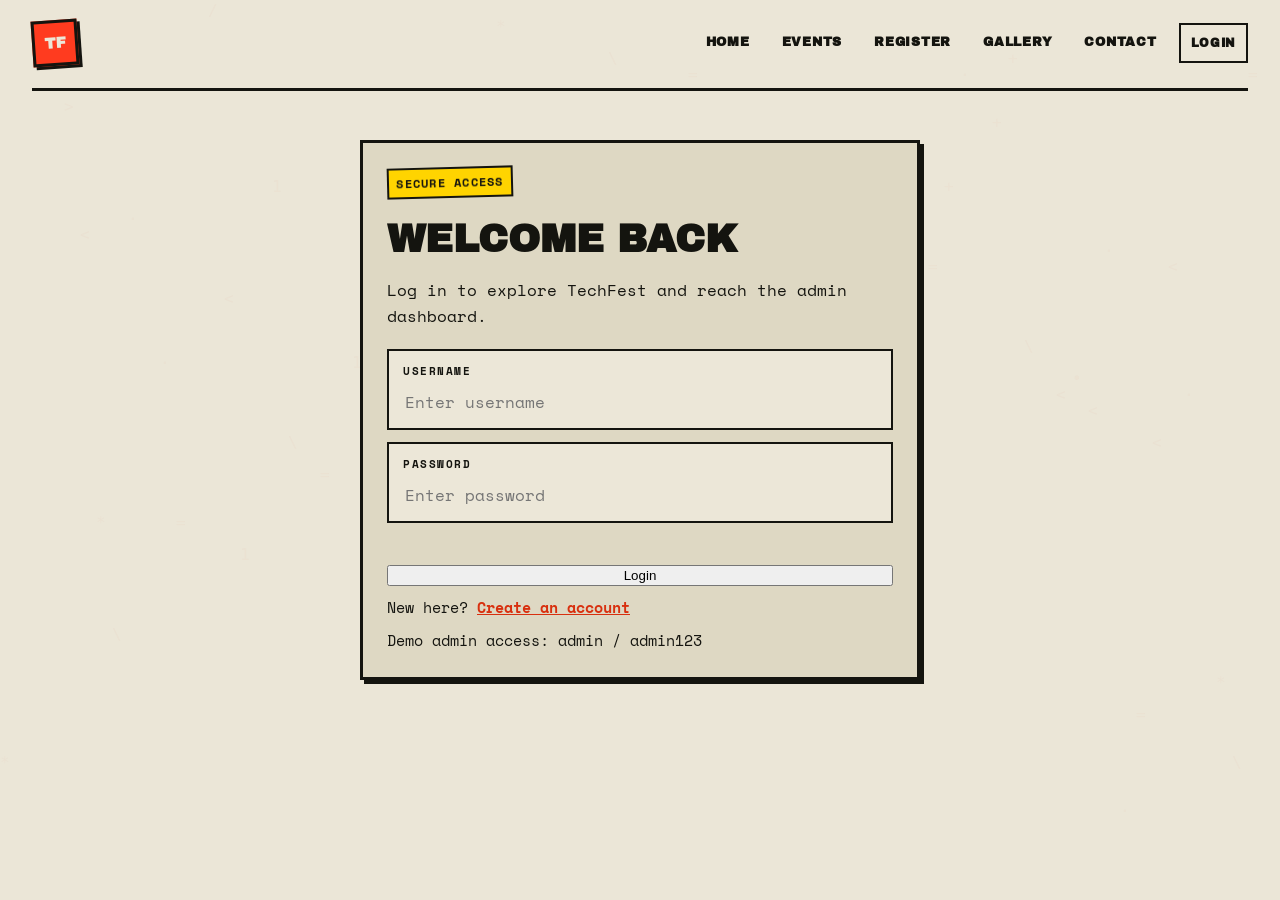
<file: index.html>
<!DOCTYPE html>
<html lang="en">
<head>
  <meta charset="UTF-8" />
  <meta name="viewport" content="width=device-width, initial-scale=1.0" />
  <title>TechFest 2026</title>
  <link rel="stylesheet" href="css/style.css" />
</head>
<body>
  <div id="loader" class="loader" role="status" aria-live="polite">
    <div class="loader-mark">
      <svg viewBox="0 0 24 24" class="loader-svg" aria-hidden="true">
        <path d="M12 2 2 7l10 5 10-5-10-5Zm-10 10 10 5 10-5M2 12l10 5 10-5"></path>
      </svg>
    </div>
    <div class="loader-tag">TechFest 2026</div>
    <div class="loader-bar"><span class="loader-bar-fill"></span></div>
    <div class="loader-pct"><span class="loader-pct-num">0</span>%</div>
  </div>
  <script>document.documentElement.classList.add('is-loading');</script>

  <div class="container">
    <header class="topbar">
      <div class="brand">
        <a href="#" class="logo-link" aria-label="TechFest home">
          <span class="logo">TF</span>
        </a>
      </div>
      <nav class="nav-links">
        <a href="#home" class="active">Home</a>
        <a href="events.html">Events</a>
        <a href="register.html">Register</a>
        <a href="gallery.html">Gallery</a>
        <a href="contact.html">Contact</a>
      </nav>
    </header>

    <main>
      <section class="hero" id="home">
        <div class="hero-copy" data-reveal>
          <p class="eyebrow">Nov 12&ndash;14, 2026 &middot; Mar Baselios College</p>
          <h1>Three days to build, debug,<br />and show it off.</h1>
          <p class="hero-sub">Innovation &bull; Creativity &bull; Celebration &mdash; TechFest is campus's biggest hackathon, design sprint, and showcase weekend.</p>
          <div class="hero-cta">
            <a href="register.html" class="btn-stamp">Register now</a>
            <a href="events.html" class="btn-ghost">See the schedule</a>
          </div>
          <div class="hero-stats" data-reveal>
            <div class="stat">
              <span class="stat-num">3</span>
              <span class="stat-label">Days</span>
            </div>
            <div class="stat">
              <span class="stat-num">12+</span>
              <span class="stat-label">Events</span>
            </div>
            <div class="stat">
              <span class="stat-num">500+</span>
              <span class="stat-label">Innovators</span>
            </div>
          </div>
        </div>
        <div class="hero-art" data-reveal>
          <div class="hero-art-frame">
            <span class="frame-corner tl" aria-hidden="true"></span>
            <span class="frame-corner tr" aria-hidden="true"></span>
            <span class="frame-corner bl" aria-hidden="true"></span>
            <span class="frame-corner br" aria-hidden="true"></span>
            <div class="hero-art-texture" aria-hidden="true"></div>
            <img src="media/sampl.svg" alt="TechFest illustration" class="hero-logo" />
            <span class="hero-art-year">HASH</span>
            <span class="hero-art-tag">Nov 2026</span>
          </div>
        </div>
      </section>

      <section class="ticker" aria-label="Event schedule preview" data-reveal>
        <div class="ticker-track">
          <span>Define 4.0 &mdash; 09:00 AM &middot; Main Auditorium</span>
          <span>Bug Smash &mdash; 11:45 AM &middot; Software Lab 3</span>
          <span>Pixel Perfect (UI/UX) &mdash; 02:00 PM &middot; Software Lab 1</span>
          <span>Define 4.0 &mdash; 09:00 AM &middot; Main Auditorium</span>
          <span>Bug Smash &mdash; 11:45 AM &middot; Software Lab 3</span>
          <span>Pixel Perfect (UI/UX) &mdash; 02:00 PM &middot; Software Lab 1</span>
        </div>
      </section>

      <section class="placeholder-section" id="highlights">
        <h2 class="section-label" data-reveal>What's on</h2>
        <div class="pillar-grid">
          <a class="pillar" href="events.html" data-reveal>
            <span class="pillar-num">01</span>
            <h3>Innovation</h3>
            <p>Define 4.0 and Bug Smash push teams to design and debug against the clock.</p>
          </a>
          <a class="pillar" href="events.html" data-reveal>
            <span class="pillar-num">02</span>
            <h3>Creativity</h3>
            <p>Pixel Perfect challenges designers to rebuild real interfaces inside a two-hour cap.</p>
          </a>
          <a class="pillar" href="gallery.html" data-reveal>
            <span class="pillar-num">03</span>
            <h3>Celebration</h3>
            <p>Watch last year's trailer, hear the theme track, and walk through the winners' gallery.</p>
          </a>
        </div>
      </section>

      <section class="placeholder-section" id="announcements">
        <h2 class="section-label" data-reveal>Know before you go</h2>
        <div class="info-strip" data-reveal>
          <div class="info-item">
            <span class="info-label">Dates</span>
            <span class="info-value">Nov 12&ndash;14, 2026</span>
          </div>
          <div class="info-item">
            <span class="info-label">Venue</span>
            <span class="info-value">MBCET, Thiruvananthapuram</span>
          </div>
          <div class="info-item">
            <span class="info-label">Helpline</span>
            <span class="info-value"><a href="tel:+919656258080">+91 9656 258080</a></span>
          </div>
          <div class="info-item">
            <span class="info-label">Email</span>
            <span class="info-value"><a href="mailto:hash@techfest2026.edu">hash@techfest2026.edu</a></span>
          </div>
        </div>

        <div class="welcome-card" data-reveal>
          <p id="welcomeMessage" class="welcome-message">Welcome to TechFest 2026!</p>
          <p id="authSummary" class="auth-summary">Please log in to unlock the full experience.</p>
        </div>

        <a class="preview-card" href="gallery.html" data-reveal>
          <img src="image/event1.jpg" alt="Hackathon arena full of participants" />
          <span class="preview-caption">Last year's arena &mdash; see the full gallery &rarr;</span>
        </a>
      </section>
    </main>

    <footer id="contact" data-reveal>
      <div class="footer-row">
        <span class="logo logo--sm">TF</span>
        <p>TechFest 2026 &mdash; built by Chris T</p>
        <nav class="footer-links">
          <a href="events.html">Events</a>
          <a href="register.html">Register</a>
          <a href="gallery.html">Gallery</a>
          <a href="contact.html">Contact</a>
        </nav>
      </div>
    </footer>
  </div>

  <script src="js/app.js"></script>
  <script>
    (function () {
      var reduceMotion = window.matchMedia('(prefers-reduced-motion: reduce)').matches;
      var loader = document.getElementById('loader');
      var fill = loader.querySelector('.loader-bar-fill');
      var pctNum = loader.querySelector('.loader-pct-num');
      var value = 0;

      function paint() {
        fill.style.width = value + '%';
        pctNum.textContent = Math.floor(value);
      }

      function bump() {
        if (value >= 92) return;
        value = Math.min(92, value + Math.random() * 16 + 5);
        paint();
        setTimeout(bump, reduceMotion ? 0 : 110 + Math.random() * 170);
      }
      bump();

      function finish() {
        value = 100;
        paint();
        setTimeout(function () {
          loader.classList.add('is-done');
          document.documentElement.classList.remove('is-loading');
          document.documentElement.classList.add('is-loaded');
          loader.addEventListener('transitionend', function handler() {
            loader.remove();
            loader.removeEventListener('transitionend', handler);
          });
          setTimeout(function () {
            if (loader.parentNode) loader.remove();
          }, 900);
        }, reduceMotion ? 0 : 250);
      }

      if (document.readyState === 'complete') {
        finish();
      } else {
        window.addEventListener('load', finish);
      }
      setTimeout(finish, 3200);
    })();

    (function () {
      var els = document.querySelectorAll('[data-reveal]');
      var reduceMotion = window.matchMedia('(prefers-reduced-motion: reduce)').matches;

      if (!('IntersectionObserver' in window) || reduceMotion) {
        els.forEach(function (el) { el.classList.add('is-visible'); });
        return;
      }

      var obs = new IntersectionObserver(function (entries) {
        entries.forEach(function (entry) {
          if (entry.isIntersecting) {
            entry.target.classList.add('is-visible');
            obs.unobserve(entry.target);
          }
        });
      }, { threshold: 0.15 });

      els.forEach(function (el) { obs.observe(el); });
    })();
  </script>
</body>
</html>
</file>
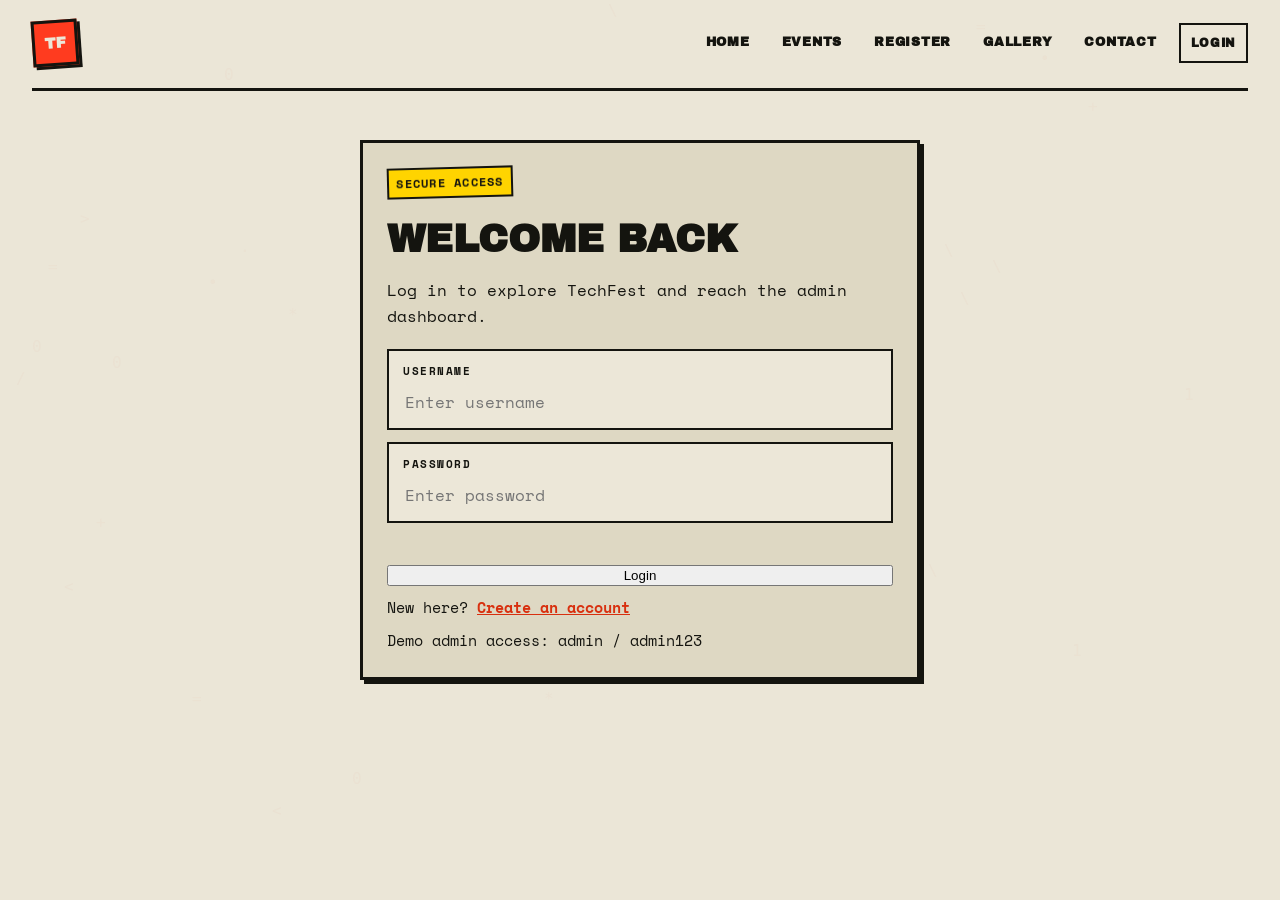
<file: admin.html>
<!DOCTYPE html>
<html lang="en">
  <head>
    <meta charset="UTF-8" />
    <meta name="viewport" content="width=device-width, initial-scale=1.0" />
    <title>TechFest 2026 | Admin Panel</title>
    <link rel="stylesheet" href="css/style.css" />
  </head>
  <body>
    <div class="container">
      <header class="topbar">
        <div class="brand">
          <a href="index.html" class="logo-link" aria-label="TechFest home">
            <span class="logo">TF</span>
          </a>
        </div>
        <nav class="nav-links">
          <a href="index.html">Home</a>
          <a href="events.html">Events</a>
          <a href="register.html">Register</a>
          <a href="gallery.html">Gallery</a>
          <a href="contact.html">Contact</a>
        </nav>
      </header>

      <main>
        <section class="hero">
          <div class="hero-copy" data-reveal>
            <p class="eyebrow">Authorized only</p>
            <h1>Organizer control center</h1>
            <p class="hero-sub">Manage task lists and review participant registrations from one secure dashboard.</p>
          </div>
        </section>

        <section class="panel-grid">
          <article class="panel-card" data-reveal>
            <div class="title-section">
              <p class="title">Organizer Task Manager</p>
            </div>
            <div class="task-input-row">
              <input type="text" id="taskInput" placeholder="Enter organizer task" />
              <button type="button" id="addTask">Add Task</button>
            </div>
            <ul id="taskList" class="task-list"></ul>
          </article>

          <article class="panel-card" data-reveal>
            <div class="title-section">
              <p class="title">Participant Registry</p>
            </div>
            <div class="participant-toolbar">
              <p>Total Participants: <span id="participantCount">0</span></p>
              <p id="participantSummary">Total registrations: 0</p>
              <input type="search" id="participantSearch" placeholder="Search participants..." />
              <button type="button" id="clearParticipants">Clear All</button>
            </div>
            <div id="participantList" class="participant-list"></div>
          </article>
        </section>
      </main>
    </div>

    <script src="js/app.js"></script>
  </body>
</html>
</file>
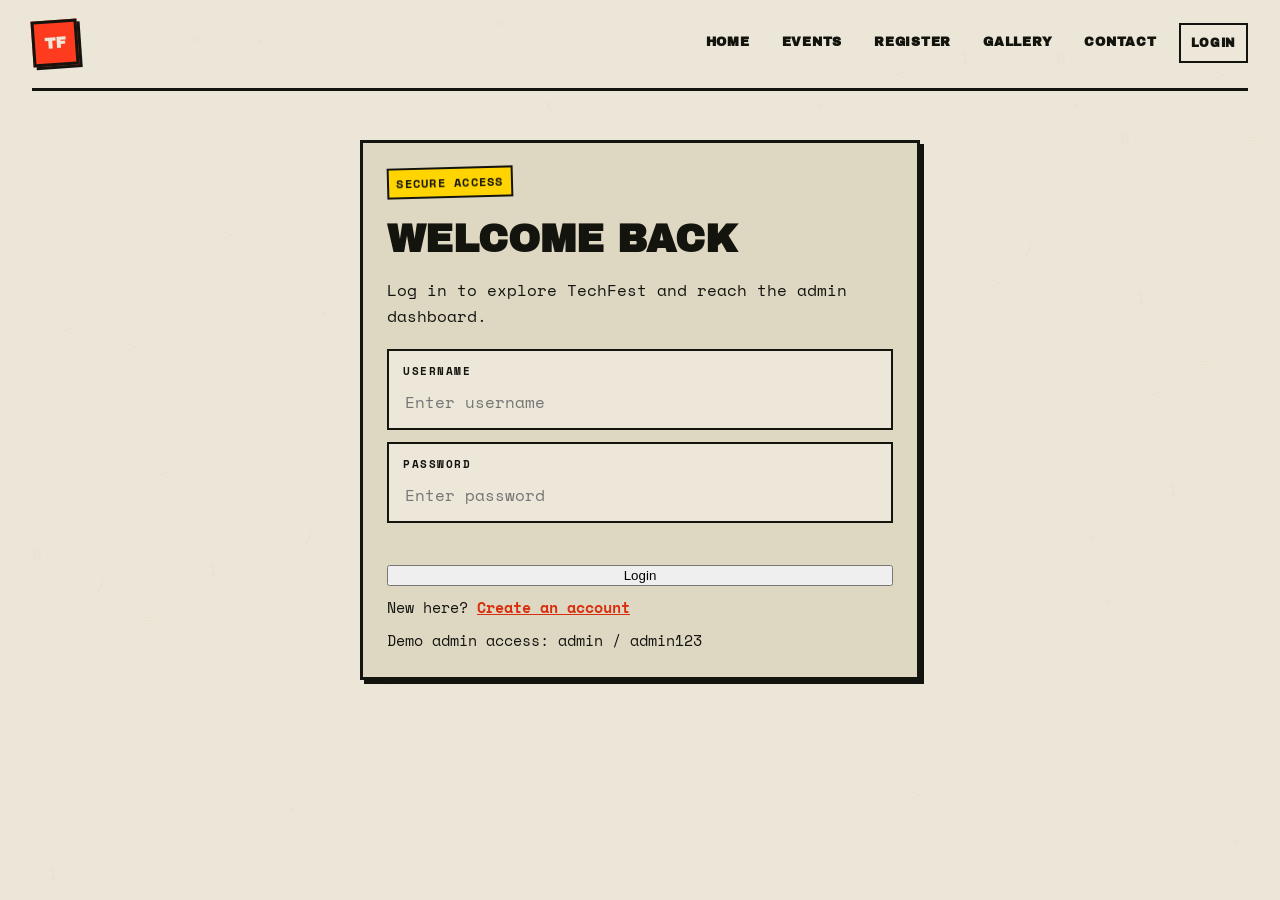
<file: contact.html>
<!DOCTYPE html>
<html lang="en">
<head>
  <meta charset="UTF-8" />
  <meta name="viewport" content="width=device-width, initial-scale=1.0" />
  <title>TechFest 2026 | Contact</title>
  <link rel="stylesheet" href="css/contact.css" />
</head>
<body>
  <div class="container">
    <header class="topbar">
      <div class="brand">
        <a href="index.html" class="logo-link" aria-label="TechFest home">
          <span class="logo">TF</span>
        </a>
      </div>
      <nav class="nav-links">
        <a href="index.html">Home</a>
        <a href="events.html">Events</a>
        <a href="register.html">Register</a>
        <a href="gallery.html">Gallery</a>
        <a href="contact.html" class="active">Contact</a>
      </nav>
    </header>

    <main>
      <section class="hero">
        <h1>Reach the TechFest team</h1>
        <p>For venue updates, registration support, or emergency coordination, use the details below.</p>
      </section>

      <section class="contact-card">
        <div class="ticket-canvas">
          <div class="ticket-wrapper">
            <div class="ticket">
              <div class="t-main">
                <div class="t-content">
                  <div class="t-header">
                    <div class="t-logo">
                      <svg viewBox="0 0 24 24" aria-hidden="true">
                        <path d="M12 2 2 7l10 5 10-5-10-5Zm-10 10 10 5 10-5M2 12l10 5 10-5" stroke="currentColor" stroke-width="2" stroke-linecap="round" stroke-linejoin="round"></path>
                      </svg>
                      TECHFEST
                    </div>
                    <div class="t-type">Campus Pass</div>
                  </div>
                  <div class="t-title">TechFest<br />2026</div>
                  <div class="t-subtitle">Innovation • Creativity • Celebration</div>
                  <div class="t-details">
                    <div class="t-detail-item">
                      <span class="t-label">Venue</span>
                      <span class="t-value">MBCET, Thiruvananthapuram</span>
                    </div>
                    <div class="t-detail-item">
                      <span class="t-label">Dates</span>
                      <span class="t-value">Nov 12–14, 2026</span>
                    </div>
                    <div class="t-detail-item">
                      <span class="t-label">Email</span>
                      <span class="t-value"><a href="mailto:hash@techfest2026.edu">hash@techfest2026.edu</a></span>
                    </div>
                    <div class="t-detail-item">
                      <span class="t-label">Helpline</span>
                      <span class="t-value"><a href="tel:+919876543210">+91 9656 258080</a></span>
                    </div>
                  </div>
                </div>
                <div class="t-perforation" style="position:absolute; bottom:0; left:0; width:100%; transform:translateY(50%);"></div>
              </div>
              <div class="t-stub">
                <div class="t-barcode-container">
                  <div class="t-barcode"></div>
                  <div class="t-barcode-id">TF-26-CAMPUS</div>
                </div>
                <div class="t-admit">
                  <div class="t-admit-text">Entry</div>
                  <div class="t-admit-num">24/7</div>
                </div>
              </div>
            </div>
          </div>
        </div>
      </section>
    </main>

    <footer></footer>
  </div>
  <script src="js/app.js"></script>
</body>
</html>
</file>
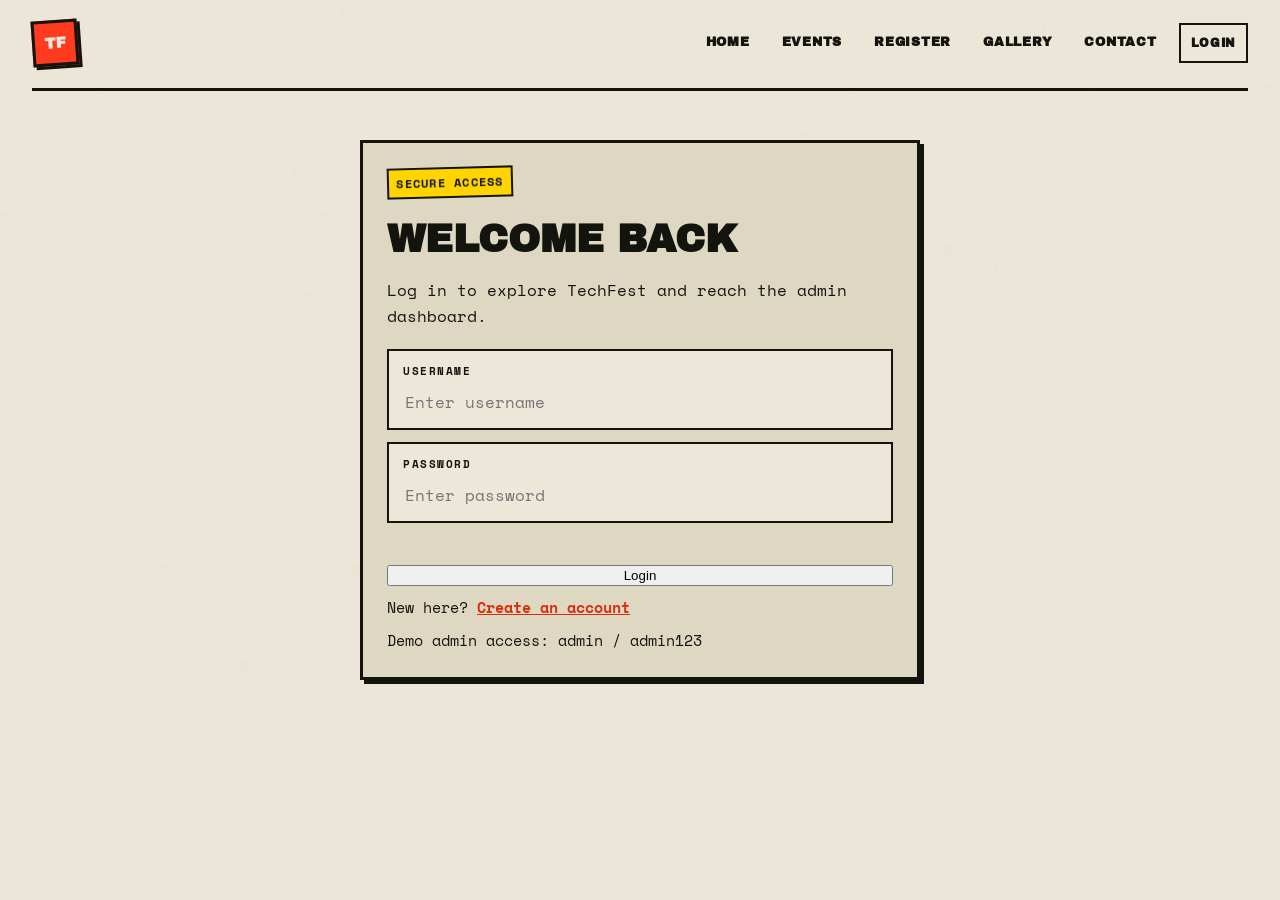
<file: login.html>
<!DOCTYPE html>
<html lang="en">
  <head>
    <meta charset="UTF-8" />
    <meta name="viewport" content="width=device-width, initial-scale=1.0" />
    <title>TechFest 2026 | Login</title>
    <link rel="stylesheet" href="css/style.css" />
  </head>
  <body>
    <div class="container auth-shell">
      <header class="topbar">
        <div class="brand">
          <a href="index.html" class="logo-link" aria-label="TechFest home">
            <span class="logo">TF</span>
          </a>
        </div>
        <nav class="nav-links">
          <a href="index.html">Home</a>
          <a href="events.html">Events</a>
          <a href="register.html">Register</a>
          <a href="gallery.html">Gallery</a>
          <a href="contact.html">Contact</a>
        </nav>
      </header>

      <main class="auth-page">
        <section class="auth-card">
          <div class="auth-card__header">
            <p class="eyebrow">Secure access</p>
            <h1>Welcome back</h1>
            <p>Log in to explore TechFest and reach the admin dashboard.</p>
          </div>

          <form id="loginForm" class="auth-form" novalidate>
            <label class="auth-field">
              <span>Username</span>
              <input type="text" id="loginUsername" name="username" placeholder="Enter username" required />
            </label>
            <label class="auth-field">
              <span>Password</span>
              <input type="password" id="loginPassword" name="password" placeholder="Enter password" required />
            </label>
            <p id="loginFeedback" class="form-feedback" aria-live="polite"></p>
            <button type="submit" class="sign">Login</button>
          </form>

          <p class="auth-switch">
            New here?
            <a href="signup.html">Create an account</a>
          </p>
          <p class="auth-note">Demo admin access: admin / admin123</p>
        </section>
      </main>
    </div>

    <script src="js/app.js"></script>
  </body>
</html>
</file>
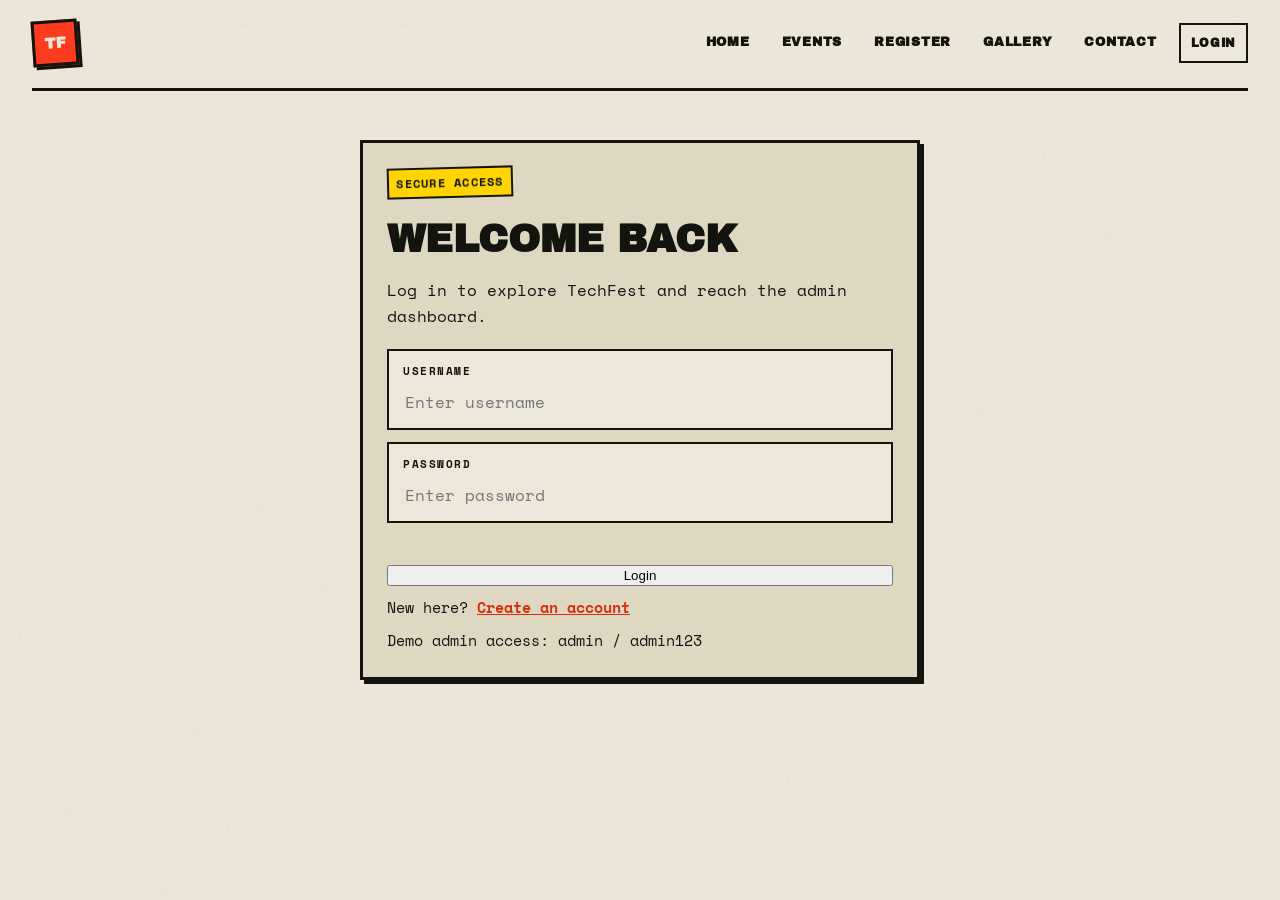
<file: register.html>
<!DOCTYPE html>
<html lang="en">
<head>
  <meta charset="UTF-8" />
  <meta name="viewport" content="width=device-width, initial-scale=1.0" />
  <title>TechFest 2026 | Register</title>
  <link rel="stylesheet" href="css/register.css" />
</head>
<body>
  <div class="container">
    <header class="topbar">
      <div class="brand">
        <a href="index.html" class="logo-link" aria-label="TechFest home">
          <span class="logo">TF</span>
        </a>
      </div>
      <nav class="nav-links">
        <a href="index.html">Home</a>
        <a href="events.html">Events</a>
        <a href="register.html" class="active">Register</a>
        <a href="gallery.html">Gallery</a>
        <a href="contact.html">Contact</a>
      </nav>
    </header>

    <main>
      <section class="hero">
        <h1>Register for the experience</h1>
        <p>Secure your place in the best of TechFest by filling out the form below.</p>
      </section>

      <section class="form-card">
        <div class="title-section">
          <svg class="title-icon" viewBox="0 0 24 24" fill="none" stroke="currentColor" stroke-width="1.5">
            <path d="M3 7v10a2 2 0 002 2h14a2 2 0 002-2V9a2 2 0 00-2-2h-6l-2-2H5a2 2 0 00-2 2z"></path>
          </svg>
          <p class="title">Register Now</p>
        </div>

        <form class="form" id="registrationForm" novalidate>
          <div class="input-group">
            <div class="input-icon">
              <svg viewBox="0 0 24 24" fill="none" stroke="currentColor" stroke-width="1.5">
                <path d="M20 21v-2a4 4 0 00-4-4H8a4 4 0 00-4 4v2"></path>
                <circle cx="12" cy="7" r="4"></circle>
              </svg>
            </div>
            <div class="input-content">
              <label for="fullname">Full Name</label>
              <input type="text" id="fullname" name="fullname" placeholder="Enter your full name" required />
            </div>
          </div>

          <div class="input-group">
            <div class="input-icon">
              <svg viewBox="0 0 24 24" fill="none" stroke="currentColor" stroke-width="1.5">
                <rect x="3" y="11" width="18" height="11" rx="2" ry="2"></rect>
                <path d="M7 11V7a5 5 0 0110 0v4"></path>
              </svg>
            </div>
            <div class="input-content">
              <label for="email">Email Address</label>
              <input type="email" id="email" name="email" placeholder="example@domain.com" required />
            </div>
          </div>

          <div class="input-group">
            <div class="input-icon">
              <svg viewBox="0 0 24 24" fill="none" stroke="currentColor" stroke-width="1.5">
                <path d="M5 4h14a1 1 0 011 1v14a1 1 0 01-1 1H5a1 1 0 01-1-1V5a1 1 0 011-1z"></path>
                <path d="M8 8h8"></path>
                <path d="M8 12h8"></path>
                <path d="M8 16h5"></path>
              </svg>
            </div>
            <div class="input-content">
              <label for="phone">Mobile Number</label>
              <input type="tel" id="phone" name="phone" placeholder="10-digit number" pattern="[0-9]{10}" required />
            </div>
          </div>

          <div class="input-group">
            <div class="input-icon">
              <svg viewBox="0 0 24 24" fill="none" stroke="currentColor" stroke-width="1.5">
                <rect x="3" y="4" width="18" height="16" rx="2"></rect>
                <path d="M8 2v4"></path>
                <path d="M16 2v4"></path>
                <path d="M3 10h18"></path>
              </svg>
            </div>
            <div class="input-content">
              <label for="dob">Date of Birth</label>
              <input type="date" id="dob" name="dob" required />
            </div>
          </div>

          <div class="input-group">
            <div class="input-icon">
              <svg viewBox="0 0 24 24" fill="none" stroke="currentColor" stroke-width="1.5">
                <path d="M12 3l7 4v5c0 5-3.5 8.5-7 9-3.5-.5-7-4-7-9V7l7-4z"></path>
              </svg>
            </div>
            <div class="input-content">
              <label>Gender</label>
              <div class="radio-group">
                <label><input type="radio" name="gender" value="male" required /> Male</label>
                <label><input type="radio" name="gender" value="female" /> Female</label>
                <label><input type="radio" name="gender" value="other" /> Other</label>
              </div>
            </div>
          </div>

          <div class="input-group">
            <div class="input-icon">
              <svg viewBox="0 0 24 24" fill="none" stroke="currentColor" stroke-width="1.5">
                <path d="M4 7h16"></path>
                <path d="M4 12h16"></path>
                <path d="M4 17h10"></path>
              </svg>
            </div>
            <div class="input-content">
              <label for="dept">Department</label>
              <select id="dept" name="dept" required>
                <option value="">-- Choose Department --</option>
                <option value="cse">Computer Science &amp; Engineering</option>
                <option value="ece">Electronics &amp; Communication</option>
                <option value="eee">Electrical &amp; Electronics</option>
                <option value="mech">Mechanical Engineering</option>
              </select>
            </div>
          </div>

          <div class="input-group">
            <div class="input-icon">
              <svg viewBox="0 0 24 24" fill="none" stroke="currentColor" stroke-width="1.5">
                <path d="M5 5h14v14H5z"></path>
                <path d="M8 9h8"></path>
                <path d="M8 13h5"></path>
              </svg>
            </div>
            <div class="input-content">
              <label>Track Events</label>
              <div class="checkbox-group">
                <label><input type="checkbox" name="events" value="hackathon" /> Define 4.0</label>
                <label><input type="checkbox" name="events" value="robowars" /> RoboWars</label>
                <label><input type="checkbox" name="events" value="webdev" /> Web Dev Showdown</label>
              </div>
            </div>
          </div>

          <div class="input-group">
            <div class="input-icon">
              <svg viewBox="0 0 24 24" fill="none" stroke="currentColor" stroke-width="1.5">
                <path d="M4 6h16"></path>
                <path d="M4 12h10"></path>
                <path d="M4 18h16"></path>
              </svg>
            </div>
            <div class="input-content">
              <label for="comments">Message</label>
              <textarea id="comments" name="comments" rows="4" placeholder="Mention hardware setups or dietary requests..."></textarea>
            </div>
          </div>

          <p id="formFeedback" class="form-feedback" aria-live="polite"></p>
          <button class="sign" type="submit">
            <span>Submit Application</span>
            <span class="sign-arrow">→</span>
          </button>
        </form>
      </section>
    </main>

    <footer></footer>
  </div>
  <script src="js/app.js"></script>
</body>
</html>
</file>
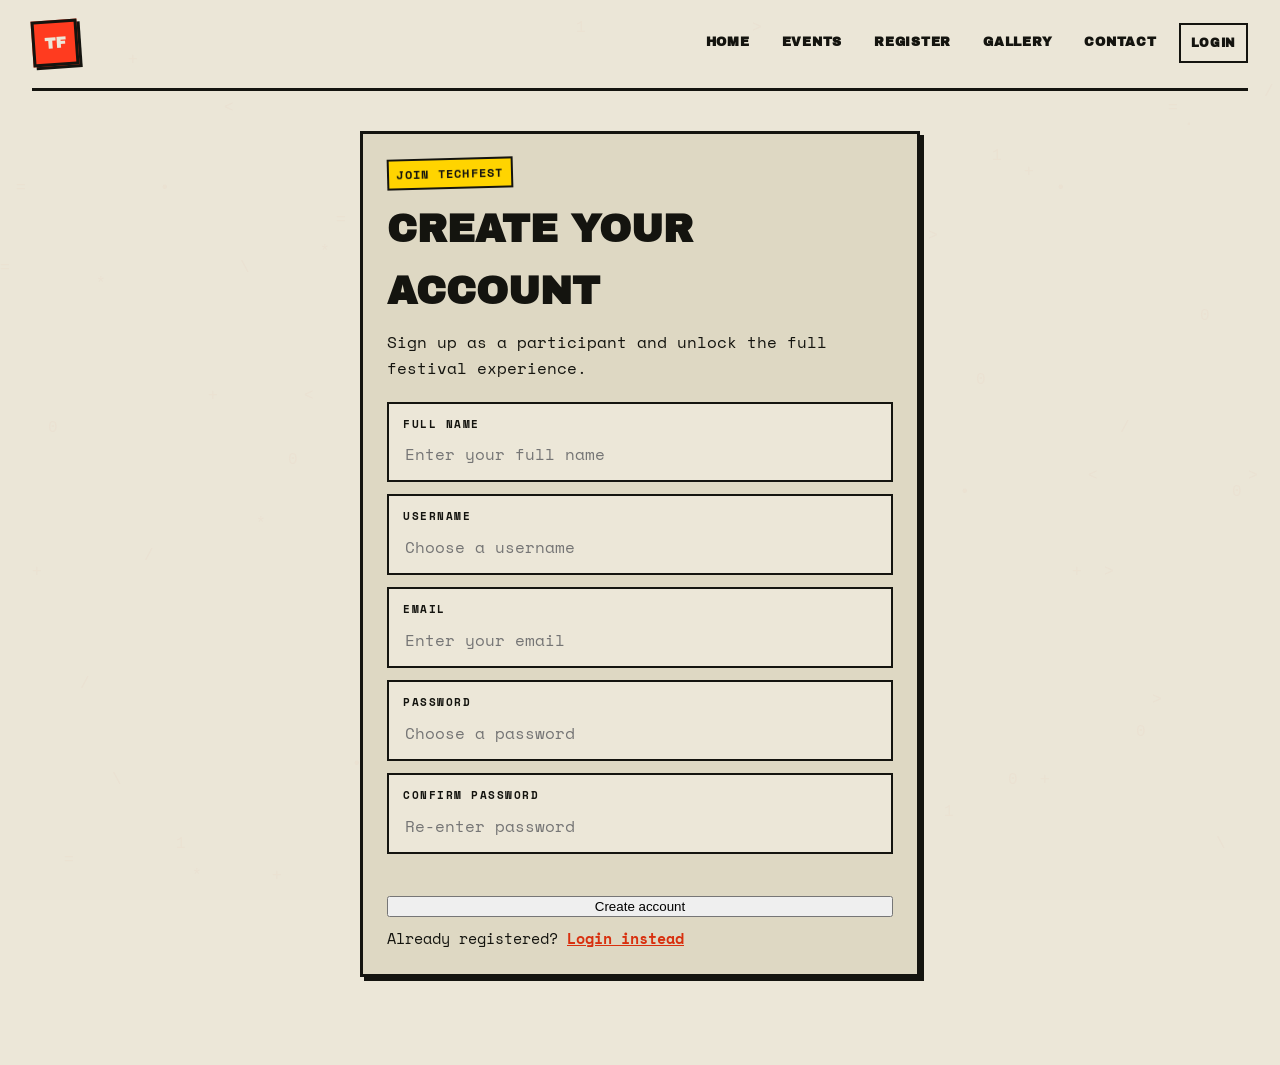
<file: signup.html>
<!DOCTYPE html>
<html lang="en">
  <head>
    <meta charset="UTF-8" />
    <meta name="viewport" content="width=device-width, initial-scale=1.0" />
    <title>TechFest 2026 | Sign Up</title>
    <link rel="stylesheet" href="css/style.css" />
  </head>
  <body>
    <div class="container auth-shell">
      <header class="topbar">
        <div class="brand">
          <a href="index.html" class="logo-link" aria-label="TechFest home">
            <span class="logo">TF</span>
          </a>
        </div>
        <nav class="nav-links">
          <a href="index.html">Home</a>
          <a href="events.html">Events</a>
          <a href="register.html">Register</a>
          <a href="gallery.html">Gallery</a>
          <a href="contact.html">Contact</a>
        </nav>
      </header>

      <main class="auth-page">
        <section class="auth-card">
          <div class="auth-card__header">
            <p class="eyebrow">Join TechFest</p>
            <h1>Create your account</h1>
            <p>Sign up as a participant and unlock the full festival experience.</p>
          </div>

          <form id="signupForm" class="auth-form" novalidate>
            <label class="auth-field">
              <span>Full Name</span>
              <input type="text" id="signupName" name="name" placeholder="Enter your full name" required />
            </label>
            <label class="auth-field">
              <span>Username</span>
              <input type="text" id="signupUsername" name="username" placeholder="Choose a username" required />
            </label>
            <label class="auth-field">
              <span>Email</span>
              <input type="email" id="signupEmail" name="email" placeholder="Enter your email" required />
            </label>
            <label class="auth-field">
              <span>Password</span>
              <input type="password" id="signupPassword" name="password" placeholder="Choose a password" required />
            </label>
            <label class="auth-field">
              <span>Confirm Password</span>
              <input type="password" id="signupConfirmPassword" name="confirmPassword" placeholder="Re-enter password" required />
            </label>
            <p id="signupFeedback" class="form-feedback" aria-live="polite"></p>
            <button type="submit" class="sign">Create account</button>
          </form>

          <p class="auth-switch">
            Already registered?
            <a href="login.html">Login instead</a>
          </p>
        </section>
      </main>
    </div>

    <script src="js/app.js"></script>
  </body>
</html>
</file>
<file: css/style.css>
@import url("https://fonts.googleapis.com/css2?family=Archivo+Black&family=Space+Mono:wght@400;700&display=swap");

/* ============================================
   TOKENS — bold minimalism, imperfect print/poster system
   paper + ink + one loud accent, everything else restrained
   ============================================ */
:root {
  --paper: #ece7d8;
  --paper-dim: #ded8c3;
  --ink: #14140f;
  --accent: #ff3b1f;
  --accent-dim: #d8300f;
  --mark: #ffd400;
  --shadow-hard: 6px 6px 0 var(--ink);
  --shadow-hard-sm: 4px 4px 0 var(--ink);
  --shadow-hard-xs: 3px 3px 0 var(--ink);
}

* {
  box-sizing: border-box;
}

html.is-loading {
  overflow: hidden;
}

body {
  margin: 0;
  position: relative;
  overflow-x: hidden;
  font-family: "Space Mono", "Courier New", monospace;
  color: var(--ink);
  background: var(--paper);
  background-image: radial-gradient(var(--ink) 0.6px, transparent 0.6px);
  background-size: 14px 14px;
  background-position: -6px -6px;
  line-height: 1.6;
}

h1, h2, h3, .brand, .logo, .nav-links a {
  font-family: "Archivo Black", "Space Grotesk", sans-serif;
}

a {
  outline-offset: 3px;
}

*:focus-visible {
  outline: 3px solid var(--accent);
  outline-offset: 2px;
}

#glyphMatrixBackground {
  position: fixed;
  inset: 0;
  width: 100%;
  height: 100%;
  z-index: 0;
  pointer-events: none;
  opacity: 0.16;
}

.container {
  position: relative;
  z-index: 1;
  width: 100%;
  min-height: 100vh;
  padding: 24px 32px 48px;
}

.topbar {
  display: flex;
  justify-content: space-between;
  align-items: center;
  gap: 20px;
  padding: 8px 0 22px;
  border-bottom: 3px solid var(--ink);
  margin-bottom: 8px;
}

.brand {
  display: flex;
  align-items: center;
}

.logo-link {
  text-decoration: none;
}

.logo {
  display: inline-flex;
  justify-content: center;
  align-items: center;
  width: 46px;
  height: 46px;
  background: var(--accent);
  border: 3px solid var(--ink);
  color: var(--paper);
  font-weight: 900;
  font-size: 0.95rem;
  transform: rotate(-4deg);
  box-shadow: var(--shadow-hard-xs);
}

.logo--sm {
  width: 34px;
  height: 34px;
  font-size: 0.72rem;
}

.nav-links {
  display: flex;
  gap: 4px;
  flex-wrap: wrap;
}

.nav-links a {
  color: var(--ink);
  text-decoration: none;
  font-weight: 700;
  font-size: 0.78rem;
  letter-spacing: 0.06em;
  text-transform: uppercase;
  padding: 8px 12px;
  border: 2px solid transparent;
  transition: transform 0.15s ease, background 0.15s ease, border-color 0.15s ease;
}

.nav-links a:hover {
  border-color: var(--ink);
  transform: translate(-2px, -2px);
  box-shadow: var(--shadow-hard-xs);
}

.nav-links a.active {
  background: var(--accent);
  color: var(--paper);
  border-color: var(--ink);
  transform: rotate(-2deg);
  box-shadow: var(--shadow-hard-xs);
}

/* ============================================
   LOADER — the signature stamp, drawn then torn away
   ============================================ */
.loader {
  position: fixed;
  inset: 0;
  z-index: 999;
  display: flex;
  flex-direction: column;
  align-items: center;
  justify-content: center;
  gap: 18px;
  background: var(--paper);
  background-image: radial-gradient(var(--ink) 0.6px, transparent 0.6px);
  background-size: 14px 14px;
  transition: transform 0.65s cubic-bezier(0.6, 0, 0.2, 1), opacity 0.5s ease 0.15s;
}

.loader.is-done {
  transform: translateY(-100%) rotate(-1.5deg) scale(1.02);
  opacity: 0;
  pointer-events: none;
}

.loader-mark {
  width: 84px;
  height: 84px;
  display: flex;
  align-items: center;
  justify-content: center;
  border: 3px solid var(--ink);
  background: var(--paper-dim);
  box-shadow: var(--shadow-hard-sm);
  transform: rotate(-3deg);
}

.loader-svg {
  width: 46px;
  height: 46px;
  fill: none;
  stroke: var(--ink);
  stroke-width: 1.6;
  stroke-linecap: round;
  stroke-linejoin: round;
}

.loader-svg path {
  stroke-dasharray: 300;
  stroke-dashoffset: 300;
  animation: draw-logo 1.3s ease forwards infinite;
}

@keyframes draw-logo {
  0% {
    stroke-dashoffset: 300;
    stroke: var(--ink);
  }
  55% {
    stroke-dashoffset: 0;
    stroke: var(--accent);
  }
  100% {
    stroke-dashoffset: 0;
    stroke: var(--ink);
  }
}

.loader-tag {
  font-family: "Archivo Black", sans-serif;
  font-size: 0.85rem;
  letter-spacing: 0.1em;
  text-transform: uppercase;
  background: var(--ink);
  color: var(--paper);
  padding: 0.4em 0.7em;
  transform: rotate(1.5deg);
}

.loader-bar {
  width: 200px;
  height: 14px;
  border: 2px solid var(--ink);
  background: var(--paper);
  box-shadow: var(--shadow-hard-xs);
  overflow: hidden;
}

.loader-bar-fill {
  display: block;
  height: 100%;
  width: 0%;
  background: var(--accent);
  background-image: repeating-linear-gradient(45deg, rgba(20,20,15,0.12) 0 6px, transparent 6px 12px);
  transition: width 0.18s ease-out;
}

.loader-pct {
  font-size: 0.78rem;
  font-weight: 700;
  letter-spacing: 0.08em;
}

/* ============================================
   HOME — hero as a two-part poster
   ============================================ */
.hero {
  display: flex;
  align-items: center;
  gap: 40px;
  min-height: 58vh;
  padding: 36px 0;
}

.hero-copy {
  flex: 1.1;
  min-width: 0;
  opacity: 0;
  transform: translateY(16px);
  transition: opacity 0.6s ease, transform 0.6s ease;
}

.hero-copy.is-visible {
  opacity: 1;
  transform: translateY(0);
}

.eyebrow {
  display: inline-block;
  margin: 0 0 14px;
  font-size: 0.78rem;
  font-weight: 700;
  letter-spacing: 0.1em;
  text-transform: uppercase;
  background: var(--mark);
  border: 2px solid var(--ink);
  padding: 0.3em 0.6em;
  transform: rotate(-1.5deg);
}

.hero h1 {
  margin: 0 0 16px;
  font-size: clamp(2.1rem, 4.4vw, 3.4rem);
  line-height: 1.04;
  letter-spacing: -0.01em;
  text-transform: uppercase;
}

.hero-sub {
  margin: 0 0 24px;
  max-width: 480px;
  font-size: 1rem;
  line-height: 1.7;
}

.hero-cta {
  display: flex;
  flex-wrap: wrap;
  gap: 14px;
}

.btn-stamp,
.btn-ghost {
  display: inline-flex;
  align-items: center;
  gap: 8px;
  font-family: "Archivo Black", sans-serif;
  font-size: 0.82rem;
  text-transform: uppercase;
  letter-spacing: 0.05em;
  text-decoration: none;
  padding: 0.9em 1.3em;
  border: 3px solid var(--ink);
  transition: transform 0.15s ease, box-shadow 0.15s ease;
}

.btn-stamp {
  background: var(--accent);
  color: var(--paper);
  box-shadow: var(--shadow-hard-sm);
  transform: rotate(-1.5deg);
}

.btn-stamp:hover {
  transform: rotate(0deg) translate(2px, 2px);
  box-shadow: var(--shadow-hard-xs);
}

.btn-ghost {
  background: transparent;
  color: var(--ink);
  box-shadow: var(--shadow-hard-sm);
}

.btn-ghost:hover {
  transform: translate(2px, 2px);
  box-shadow: var(--shadow-hard-xs);
  background: var(--paper-dim);
}

.hero-stats {
  display: flex;
  gap: 0;
  margin-top: 28px;
  border: 2px solid var(--ink);
  width: fit-content;
  background: var(--paper-dim);
  box-shadow: var(--shadow-hard-xs);
  opacity: 0;
  transform: translateY(14px);
  transition: opacity 0.5s ease 0.15s, transform 0.5s ease 0.15s;
}

.hero-stats.is-visible {
  opacity: 1;
  transform: translateY(0);
}

.stat {
  display: flex;
  flex-direction: column;
  gap: 2px;
  padding: 10px 18px;
  border-right: 2px solid var(--ink);
}

.stat:last-child {
  border-right: none;
}

.stat-num {
  font-family: "Archivo Black", sans-serif;
  font-size: 1.15rem;
  line-height: 1;
  color: var(--accent-dim);
}

.stat-label {
  font-size: 0.62rem;
  font-weight: 700;
  letter-spacing: 0.1em;
  text-transform: uppercase;
  color: #5b5847;
}

/* ============================================
   HERO ART — logo staged as a lit HUD badge, not a flat
   sticker on paper. Ink field so the white mark actually
   pops, plus registration-mark corners and a floating glow.
   ============================================ */
.hero-art {
  flex: 0.9;
  display: flex;
  justify-content: center;
  align-items: center;
  opacity: 0;
  transform: translateY(16px);
  transition: opacity 0.6s ease, transform 0.6s ease;
}

.hero-art.is-visible {
  opacity: 1;
  transform: translateY(0);
}

.hero-art-frame {
  position: relative;
  width: 100%;
  max-width: 340px;
  aspect-ratio: 4 / 3;
  display: flex;
  align-items: center;
  justify-content: center;
  background: var(--ink);
  border: 3px solid var(--ink);
  box-shadow: var(--shadow-hard);
  transform: rotate(-1.4deg);
  transition: transform 0.35s ease, box-shadow 0.35s ease;
}

.hero-art-frame:hover {
  transform: rotate(0deg);
  box-shadow: 10px 10px 0 var(--accent);
}

.hero-art-texture {
  position: absolute;
  inset: 0;
  z-index: 0;
  background-image: radial-gradient(var(--paper) 0.7px, transparent 0.7px);
  background-size: 14px 14px;
  background-position: -6px -6px;
  opacity: 0.14;
}

.frame-corner {
  position: absolute;
  width: 20px;
  height: 20px;
  border: 2px solid var(--accent);
  z-index: 2;
}

.frame-corner.tl {
  top: 10px;
  left: 10px;
  border-right: none;
  border-bottom: none;
}

.frame-corner.tr {
  top: 10px;
  right: 10px;
  border-left: none;
  border-bottom: none;
}

.frame-corner.bl {
  bottom: 10px;
  left: 10px;
  border-right: none;
  border-top: none;
}

.frame-corner.br {
  bottom: 10px;
  right: 10px;
  border-left: none;
  border-top: none;
}

.hero-logo {
  position: relative;
  z-index: 1;
  width: min(58%, 210px);
  max-width: 100%;
  filter: drop-shadow(4px 4px 0 var(--accent));
}

.hero-art-year {
  position: absolute;
  top: -14px;
  left: -14px;
  z-index: 3;
  font-family: "Archivo Black", sans-serif;
  font-size: 0.95rem;
  background: var(--accent);
  color: var(--paper);
  border: 3px solid var(--ink);
  padding: 0.32em 0.55em;
  transform: rotate(-8deg);
  box-shadow: var(--shadow-hard-xs);
}

.hero-art-tag {
  position: absolute;
  bottom: -14px;
  right: -8px;
  z-index: 3;
  font-size: 0.66rem;
  font-weight: 700;
  letter-spacing: 0.08em;
  text-transform: uppercase;
  background: var(--paper);
  color: var(--ink);
  border: 2px solid var(--ink);
  padding: 0.35em 0.6em;
  transform: rotate(3deg);
  box-shadow: var(--shadow-hard-xs);
}

/* ============================================
   TICKER — a live-feeling strip pulled from the schedule
   ============================================ */
.ticker {
  overflow: hidden;
  border-top: 3px solid var(--ink);
  border-bottom: 3px solid var(--ink);
  background: var(--ink);
  padding: 12px 0;
  opacity: 0;
  transition: opacity 0.6s ease;
}

.ticker.is-visible {
  opacity: 1;
}

.ticker-track {
  display: flex;
  width: max-content;
  gap: 48px;
  animation: ticker-scroll 22s linear infinite;
}

.ticker:hover .ticker-track {
  animation-play-state: paused;
}

.ticker-track span {
  color: var(--paper);
  font-size: 0.82rem;
  font-weight: 700;
  letter-spacing: 0.04em;
  text-transform: uppercase;
  white-space: nowrap;
}

@keyframes ticker-scroll {
  from {
    transform: translateX(0);
  }
  to {
    transform: translateX(-50%);
  }
}

/* ============================================
   SECTIONS — highlights + announcements, built from real content
   ============================================ */
.placeholder-section {
  min-height: 0;
  margin-top: 56px;
}

.section-label {
  display: inline-block;
  margin: 0 0 22px;
  font-size: 0.82rem;
  letter-spacing: 0.14em;
  text-transform: uppercase;
  background: var(--ink);
  color: var(--paper);
  padding: 0.35em 0.7em;
  transform: rotate(-1deg);
  opacity: 0;
  transform-origin: left center;
  transition: opacity 0.5s ease;
}

.section-label.is-visible {
  opacity: 1;
}

.pillar-grid {
  display: grid;
  grid-template-columns: repeat(3, 1fr);
  gap: 22px;
}

.pillar {
  display: block;
  background: var(--paper-dim);
  border: 3px solid var(--ink);
  padding: 22px;
  text-decoration: none;
  color: var(--ink);
  box-shadow: var(--shadow-hard-sm);
  opacity: 0;
  transform: translateY(18px);
  transition: opacity 0.5s ease, transform 0.5s ease, box-shadow 0.15s ease;
}

.pillar.is-visible {
  opacity: 1;
  transform: translateY(0);
}

.pillar:nth-child(1) {
  transition-delay: 0s;
}

.pillar:nth-child(2) {
  transition-delay: 0.1s;
}

.pillar:nth-child(3) {
  transition-delay: 0.2s;
}

.pillar:hover {
  transform: translate(-3px, -3px);
  box-shadow: 8px 8px 0 var(--accent);
}

.pillar-num {
  display: inline-block;
  font-family: "Archivo Black", sans-serif;
  font-size: 0.78rem;
  background: var(--accent);
  color: var(--paper);
  padding: 0.2em 0.5em;
  margin-bottom: 14px;
  transform: rotate(-3deg);
}

.pillar h3 {
  margin: 0 0 8px;
  font-size: 1.2rem;
  text-transform: uppercase;
}

.pillar p {
  margin: 0;
  font-size: 0.9rem;
  line-height: 1.6;
}

.info-strip {
  display: grid;
  grid-template-columns: repeat(4, 1fr);
  border: 3px solid var(--ink);
  box-shadow: var(--shadow-hard-sm);
  background: var(--paper);
  opacity: 0;
  transform: translateY(18px);
  transition: opacity 0.5s ease, transform 0.5s ease;
}

.info-strip.is-visible {
  opacity: 1;
  transform: translateY(0);
}

.info-item {
  padding: 18px 20px;
  border-right: 2px solid var(--ink);
  display: flex;
  flex-direction: column;
  gap: 6px;
}

.info-item:last-child {
  border-right: none;
}

.info-label {
  font-size: 0.66rem;
  font-weight: 700;
  letter-spacing: 0.12em;
  text-transform: uppercase;
  color: #5b5847;
}

.info-value {
  font-size: 0.92rem;
  font-weight: 700;
}

.info-value a {
  color: inherit;
  text-decoration: underline;
  text-decoration-style: wavy;
  text-decoration-color: var(--accent);
}

.preview-card {
  display: flex;
  align-items: center;
  gap: 16px;
  margin-top: 22px;
  border: 3px solid var(--ink);
  background: var(--paper-dim);
  text-decoration: none;
  color: var(--ink);
  overflow: hidden;
  box-shadow: var(--shadow-hard-sm);
  opacity: 0;
  transform: translateY(18px);
  transition: opacity 0.5s ease 0.1s, transform 0.5s ease 0.1s, box-shadow 0.15s ease;
}

.preview-card.is-visible {
  opacity: 1;
  transform: translateY(0);
}

.preview-card:hover {
  box-shadow: 8px 8px 0 var(--accent);
  transform: translate(-3px, -3px);
}

.preview-card img {
  width: 140px;
  height: 100px;
  object-fit: cover;
  border-right: 3px solid var(--ink);
  filter: grayscale(15%) contrast(1.05);
  flex-shrink: 0;
}

.preview-caption {
  font-weight: 700;
  font-size: 0.9rem;
  padding-right: 16px;
}

/* ============================================
   TASKS + WELCOME
   ============================================ */
.welcome-card,
.task-manager {
  margin-top: 22px;
  border: 3px solid var(--ink);
  background: var(--paper-dim);
  padding: 20px;
  box-shadow: var(--shadow-hard-sm);
}

.welcome-message {
  margin: 0;
  font-family: "Archivo Black", sans-serif;
  font-size: 1rem;
  text-transform: uppercase;
}

.task-input-row {
  display: flex;
  gap: 10px;
  margin-top: 12px;
  flex-wrap: wrap;
}

.task-input-row input {
  flex: 1;
  min-width: 220px;
  border: 2px solid var(--ink);
  padding: 10px 12px;
  font-family: inherit;
  background: var(--paper);
}

.task-input-row button,
.task-delete,
.task-toggle {
  border: 2px solid var(--ink);
  background: var(--accent);
  color: var(--paper);
  padding: 10px 12px;
  cursor: pointer;
  font-family: "Archivo Black", sans-serif;
  font-size: 0.75rem;
  text-transform: uppercase;
}

.task-list {
  list-style: none;
  padding: 0;
  margin: 14px 0 0;
  display: flex;
  flex-direction: column;
  gap: 10px;
}

.task-item {
  display: flex;
  align-items: center;
  gap: 10px;
  border: 2px solid var(--ink);
  padding: 10px 12px;
  background: var(--paper);
}

.task-item.completed .task-text {
  text-decoration: line-through;
  color: #6f6a55;
}

.task-toggle {
  width: 22px;
  height: 22px;
  padding: 0;
  background: var(--paper-dim);
  color: var(--ink);
}

.task-item.completed .task-toggle {
  background: var(--accent);
  color: var(--paper);
}

.task-delete {
  margin-left: auto;
  background: var(--ink);
}

.task-empty {
  border: 2px dashed var(--ink);
  padding: 10px 12px;
  text-align: center;
  background: var(--paper);
}

/* ============================================
   FOOTER
   ============================================ */
footer {
  min-height: 40px;
  border-top: 3px solid var(--ink);
  margin-top: 56px;
  padding-top: 20px;
  opacity: 0;
  transform: translateY(12px);
  transition: opacity 0.5s ease, transform 0.5s ease;
}

footer.is-visible {
  opacity: 1;
  transform: translateY(0);
}

.footer-row {
  display: flex;
  align-items: center;
  gap: 16px;
  flex-wrap: wrap;
}

.footer-row p {
  margin: 0;
  font-size: 0.85rem;
  flex: 1;
  min-width: 200px;
}

.footer-links {
  display: flex;
  gap: 14px;
  flex-wrap: wrap;
}

.footer-links a {
  color: var(--ink);
  font-size: 0.78rem;
  font-weight: 700;
  text-transform: uppercase;
  letter-spacing: 0.04em;
  text-decoration: none;
  border-bottom: 2px solid transparent;
}

.footer-links a:hover {
  border-color: var(--accent);
}

@media (prefers-reduced-motion: reduce) {
  .loader-svg path {
    animation: none;
    stroke-dashoffset: 0;
    stroke: var(--ink);
  }

  .ticker-track {
    animation: none;
  }

  .loader,
  .hero-copy,
  .hero-art,
  .hero-stats,
  .ticker,
  .section-label,
  .pillar,
  .info-strip,
  .preview-card,
  footer {
    transition: none !important;
  }
}

@media (max-width: 900px) {
  .hero {
    flex-direction: column;
    text-align: left;
  }

  .hero-art-frame {
    max-width: 280px;
  }

  .hero-stats {
    width: 100%;
  }

  .stat {
    flex: 1;
  }

  .pillar-grid {
    grid-template-columns: 1fr;
  }

  .info-strip {
    grid-template-columns: repeat(2, 1fr);
  }

  .info-item:nth-child(2) {
    border-right: none;
  }

  .info-item:nth-child(1),
  .info-item:nth-child(2) {
    border-bottom: 2px solid var(--ink);
  }
}

@media (max-width: 760px) {
  .container {
    padding: 20px;
  }

  .topbar {
    flex-direction: column;
    align-items: flex-start;
  }

  .nav-links {
    justify-content: flex-start;
  }

  .info-strip {
    grid-template-columns: 1fr;
  }

  .info-item {
    border-right: none;
    border-bottom: 2px solid var(--ink);
  }

  .info-item:last-child {
    border-bottom: none;
  }

  .preview-card {
    flex-direction: column;
    align-items: stretch;
  }

  .preview-card img {
    width: 100%;
    height: 160px;
    border-right: none;
    border-bottom: 3px solid var(--ink);
  }

  .preview-caption {
    padding: 12px 16px 16px;
  }
}

.nav-links .nav-auth-link {
  display: inline-flex;
  align-items: center;
  justify-content: center;
  margin-left: 4px;
  background: var(--paper);
  border: 2px solid var(--ink);
  color: var(--ink);
  padding: 7px 10px;
  font-size: 0.72rem;
  text-transform: uppercase;
  letter-spacing: 0.06em;
}

.nav-links .nav-auth-link:hover {
  background: var(--accent);
  color: var(--paper);
}

.auth-shell {
  padding-top: 12px;
}

.auth-page {
  display: flex;
  justify-content: center;
  align-items: center;
  min-height: 70vh;
  padding: 32px 0 40px;
}

.auth-card,
.panel-card {
  border: 3px solid var(--ink);
  background: var(--paper-dim);
  box-shadow: var(--shadow-hard-sm);
}

.auth-card {
  width: min(100%, 560px);
  padding: 24px;
}

.auth-card__header h1 {
  margin: 10px 0 8px;
  font-size: clamp(1.8rem, 3vw, 2.4rem);
  text-transform: uppercase;
}

.auth-card__header p {
  margin: 0;
}

.auth-form {
  display: flex;
  flex-direction: column;
  gap: 12px;
  margin-top: 20px;
}

.auth-field {
  display: flex;
  flex-direction: column;
  gap: 8px;
  padding: 12px 14px;
  background: var(--paper);
  border: 2px solid var(--ink);
}

.auth-field span {
  font-size: 0.68rem;
  font-weight: 700;
  letter-spacing: 0.14em;
  text-transform: uppercase;
}

.auth-field input {
  border: none;
  outline: none;
  background: transparent;
  font: inherit;
  color: var(--ink);
}

.form-feedback {
  min-height: 1.2em;
  margin: 0;
  font-size: 0.9rem;
  font-weight: 700;
  color: var(--accent-dim);
}

.form-feedback.success {
  color: #2f7d32;
}

.form-feedback.error {
  color: #c62828;
}

.auth-switch,
.auth-note {
  margin: 10px 0 0;
  font-size: 0.92rem;
}

.auth-switch a {
  color: var(--accent-dim);
  font-weight: 700;
}

.auth-summary {
  margin: 8px 0 0;
  color: #4e4b3c;
}

.panel-grid {
  display: grid;
  grid-template-columns: repeat(2, minmax(0, 1fr));
  gap: 22px;
  margin-top: 24px;
}

.panel-card {
  padding: 20px;
}

.panel-card .title-section {
  display: flex;
  align-items: center;
  gap: 10px;
  border-bottom: 3px solid var(--ink);
  padding-bottom: 10px;
  margin-bottom: 14px;
}

.panel-card .title-section .title {
  margin: 0;
  font-size: 1.1rem;
}

.panel-card .task-input-row {
  margin-top: 0;
}

.panel-card .participant-toolbar {
  display: flex;
  flex-wrap: wrap;
  gap: 12px;
  align-items: center;
  justify-content: space-between;
  padding: 0 0 12px;
}

.panel-card .participant-toolbar input {
  flex: 1;
  min-width: 220px;
  border: 2px solid var(--ink);
  padding: 10px 12px;
  font-family: inherit;
  background: var(--paper);
}

.panel-card .participant-toolbar button {
  border: 2px solid var(--ink);
  background: var(--accent);
  color: var(--paper);
  padding: 10px 12px;
  cursor: pointer;
  font-family: "Archivo Black", sans-serif;
  font-size: 0.75rem;
  text-transform: uppercase;
}

.panel-card .participant-list {
  display: flex;
  flex-direction: column;
  gap: 10px;
  padding: 0;
}

.panel-card .participant-item {
  display: flex;
  justify-content: space-between;
  gap: 12px;
  align-items: center;
  border: 2px solid var(--ink);
  background: var(--paper);
  padding: 12px 14px;
}

.panel-card .participant-actions {
  display: flex;
  gap: 8px;
}

.panel-card .participant-actions button {
  border: 2px solid var(--ink);
  background: var(--paper-dim);
  color: var(--ink);
  padding: 8px 10px;
  cursor: pointer;
  font-family: inherit;
}

@media (max-width: 900px) {
  .panel-grid {
    grid-template-columns: 1fr;
  }
}
</file>
<file: css/contact.css>
@import url("https://fonts.googleapis.com/css2?family=Archivo+Black&family=Space+Mono:wght@400;700&display=swap");

:root {
  --paper: #ece7d8;
  --paper-dim: #ded8c3;
  --ink: #14140f;
  --accent: #ff3b1f;
  --accent-dim: #d8300f;
  --mark: #ffd400;
  --shadow-hard: 6px 6px 0 var(--ink);
  --shadow-hard-sm: 4px 4px 0 var(--ink);
  --shadow-hard-xs: 3px 3px 0 var(--ink);
}

* {
  box-sizing: border-box;
}

body {
  margin: 0;
  position: relative;
  overflow-x: hidden;
  font-family: "Space Mono", "Courier New", monospace;
  color: var(--ink);
  background: var(--paper);
  background-image: radial-gradient(var(--ink) 0.6px, transparent 0.6px);
  background-size: 14px 14px;
  background-position: -6px -6px;
  line-height: 1.6;
}

h1, h2, h3, .brand, .logo, .nav-links a {
  font-family: "Archivo Black", "Space Grotesk", sans-serif;
}

#glyphMatrixBackground {
  position: fixed;
  inset: 0;
  width: 100%;
  height: 100%;
  z-index: 0;
  pointer-events: none;
  opacity: 0.16;
}

.container {
  position: relative;
  z-index: 1;
  width: 100%;
  min-height: 100vh;
  padding: 24px 32px 48px;
}

.topbar {
  display: flex;
  justify-content: space-between;
  align-items: center;
  gap: 20px;
  padding: 8px 0 22px;
  border-bottom: 3px solid var(--ink);
  margin-bottom: 8px;
}

.brand {
  display: flex;
  align-items: center;
}

.logo-link {
  text-decoration: none;
}

.logo {
  display: inline-flex;
  justify-content: center;
  align-items: center;
  width: 46px;
  height: 46px;
  background: var(--accent);
  border: 3px solid var(--ink);
  color: var(--paper);
  font-weight: 900;
  font-size: 0.95rem;
  transform: rotate(-4deg);
  box-shadow: var(--shadow-hard-xs);
}

.nav-links {
  display: flex;
  gap: 4px;
  flex-wrap: wrap;
}

.nav-links a {
  color: var(--ink);
  text-decoration: none;
  font-weight: 700;
  font-size: 0.78rem;
  letter-spacing: 0.06em;
  text-transform: uppercase;
  padding: 8px 12px;
  border: 2px solid transparent;
  transition: transform 0.15s ease, background 0.15s ease, border-color 0.15s ease;
}

.nav-links a:hover {
  border-color: var(--ink);
  transform: translate(-2px, -2px);
  box-shadow: var(--shadow-hard-xs);
}

.nav-links a.active {
  background: var(--accent);
  color: var(--paper);
  border-color: var(--ink);
  transform: rotate(-2deg);
  box-shadow: var(--shadow-hard-xs);
}

main {
  max-width: 760px;
  margin: 24px auto 0;
}

.hero {
  padding: 16px 0 24px;
}

.hero h1 {
  margin: 0 0 10px;
  font-size: clamp(2rem, 3vw, 2.75rem);
  letter-spacing: -0.01em;
  line-height: 1.05;
  text-transform: uppercase;
}

.hero p {
  margin: 0;
  max-width: 640px;
  line-height: 1.7;
}

/* ============================================
   CONTACT — the ticket is the signature object
   ============================================ */
.contact-card {
  background: var(--paper-dim);
  border: 3px solid var(--ink);
  padding: 26px;
  box-shadow: var(--shadow-hard);
}

.ticket-canvas {
  min-height: 100%;
  display: flex;
  align-items: center;
  justify-content: center;
  padding: 0.4rem 0;
}

.ticket-wrapper {
  --t-bg: var(--paper);
  --t-bg-light: var(--paper-dim);
  --t-accent: var(--accent);
  --t-text-main: var(--ink);
  --t-text-muted: #5b5847;
  font-size: 10px;
  display: inline-block;
  width: 100%;
  max-width: 38rem;
}

.ticket {
  position: relative;
  width: 100%;
  color: var(--t-text-main);
  font-family: "Space Mono", monospace;
  transform: rotate(-1.1deg);
  transition: transform 0.35s ease, box-shadow 0.35s ease;
  box-shadow: var(--shadow-hard);
  background: var(--t-bg);
  border: 3px solid var(--ink);
  overflow: hidden;
}

.ticket-wrapper:hover .ticket {
  transform: rotate(0deg);
  box-shadow: 10px 10px 0 var(--accent);
}

.t-main {
  padding: 2em;
  position: relative;
  background: var(--t-bg);
}

.t-content {
  position: relative;
  z-index: 1;
}

.t-header {
  display: flex;
  justify-content: space-between;
  align-items: flex-start;
  gap: 1rem;
  margin-bottom: 2em;
}

.t-logo {
  display: flex;
  align-items: center;
  gap: 0.55em;
  font-family: "Archivo Black", sans-serif;
  font-size: 1.15em;
  letter-spacing: -0.02em;
  color: var(--ink);
}

.t-logo svg {
  width: 1.5em;
  height: 1.5em;
  fill: none;
  stroke: var(--ink);
  stroke-width: 2;
}

.t-type {
  font-size: 0.62em;
  text-transform: uppercase;
  letter-spacing: 0.14em;
  color: var(--paper);
  background: var(--accent);
  border: 2px solid var(--ink);
  padding: 0.42em 0.8em;
  font-weight: 700;
  transform: rotate(2deg);
}

.t-title {
  font-family: "Archivo Black", sans-serif;
  font-size: 2.3em;
  line-height: 1.05;
  margin-bottom: 0.2em;
  text-transform: uppercase;
  color: var(--ink);
}

.t-subtitle {
  color: var(--t-text-muted);
  font-size: 0.9em;
  margin-bottom: 2.1em;
}

.t-details {
  display: grid;
  grid-template-columns: 1fr 1fr;
  gap: 1.05em 1.2em;
  margin-bottom: 0.3em;
}

.t-detail-item {
  display: flex;
  flex-direction: column;
  gap: 0.2em;
}

.t-label {
  font-size: 0.6em;
  text-transform: uppercase;
  letter-spacing: 0.12em;
  color: var(--t-text-muted);
  font-weight: 700;
}

.t-value {
  font-size: 0.95em;
  font-weight: 700;
  color: var(--t-text-main);
}

.t-value a {
  color: inherit;
  text-decoration: underline;
  text-decoration-style: wavy;
  text-decoration-color: var(--accent);
}

.t-perforation {
  display: flex;
  justify-content: space-between;
  height: 1em;
  align-items: center;
  position: relative;
  z-index: 2;
}

.t-perforation::before {
  content: "";
  flex-grow: 1;
  height: 0;
  border-top: 2px dashed var(--ink);
  margin: 0 1.5em;
}

.t-stub {
  padding: 1.6em 2em;
  background: var(--t-bg-light);
  border-top: 3px solid var(--ink);
  display: flex;
  justify-content: space-between;
  align-items: center;
  gap: 1rem;
}

.t-barcode-container {
  display: flex;
  flex-direction: column;
  gap: 0.5em;
}

.t-barcode {
  width: 10em;
  height: 3em;
  background: repeating-linear-gradient(90deg, var(--ink) 0, var(--ink) 2px, transparent 2px, transparent 4px, var(--ink) 4px, var(--ink) 5px, transparent 5px, transparent 8px, var(--ink) 8px, var(--ink) 12px, transparent 12px, transparent 15px, var(--ink) 15px, var(--ink) 16px, transparent 16px, transparent 18px);
  opacity: 0.85;
}

.t-barcode-id {
  font-family: "Space Mono", monospace;
  font-size: 0.72em;
  color: var(--t-text-muted);
  letter-spacing: 0.14em;
  font-weight: 700;
}

.t-admit {
  text-align: right;
}

.t-admit-text {
  font-size: 0.7em;
  text-transform: uppercase;
  letter-spacing: 0.12em;
  color: var(--t-text-muted);
  font-weight: 700;
}

.t-admit-num {
  font-family: "Archivo Black", sans-serif;
  font-size: 2.6em;
  line-height: 1;
  color: var(--accent);
}

footer {
  min-height: 40px;
  border-top: 3px solid var(--ink);
  margin-top: 40px;
}

@media (max-width: 760px) {
  .container {
    padding: 20px;
  }

  .topbar {
    flex-direction: column;
    align-items: flex-start;
  }

  .nav-links {
    justify-content: flex-start;
  }

  .contact-card {
    padding: 16px;
  }

  .t-details {
    grid-template-columns: 1fr;
  }

  .t-stub {
    flex-direction: column;
    align-items: flex-start;
  }

  .t-admit {
    text-align: left;
  }
}
</file>
<file: css/register.css>
@import url("https://fonts.googleapis.com/css2?family=Archivo+Black&family=Space+Mono:wght@400;700&display=swap");

:root {
  --paper: #ece7d8;
  --paper-dim: #ded8c3;
  --ink: #14140f;
  --accent: #ff3b1f;
  --accent-dim: #d8300f;
  --mark: #ffd400;
  --shadow-hard: 6px 6px 0 var(--ink);
  --shadow-hard-sm: 4px 4px 0 var(--ink);
  --shadow-hard-xs: 3px 3px 0 var(--ink);
}

* {
  box-sizing: border-box;
}

body {
  margin: 0;
  position: relative;
  overflow-x: hidden;
  font-family: "Space Mono", "Courier New", monospace;
  color: var(--ink);
  background: var(--paper);
  background-image: radial-gradient(var(--ink) 0.6px, transparent 0.6px);
  background-size: 14px 14px;
  background-position: -6px -6px;
  line-height: 1.6;
}

h1, h2, h3, .brand, .logo, .nav-links a, .title {
  font-family: "Archivo Black", "Space Grotesk", sans-serif;
}

#glyphMatrixBackground {
  position: fixed;
  inset: 0;
  width: 100%;
  height: 100%;
  z-index: 0;
  pointer-events: none;
  opacity: 0.16;
}

.container {
  position: relative;
  z-index: 1;
  width: 100%;
  min-height: 100vh;
  padding: 24px 32px 48px;
}

.topbar {
  display: flex;
  justify-content: space-between;
  align-items: center;
  gap: 20px;
  padding: 8px 0 22px;
  border-bottom: 3px solid var(--ink);
  margin-bottom: 8px;
}

.brand {
  display: flex;
  align-items: center;
}

.logo-link {
  text-decoration: none;
}

.logo {
  display: inline-flex;
  justify-content: center;
  align-items: center;
  width: 46px;
  height: 46px;
  background: var(--accent);
  border: 3px solid var(--ink);
  color: var(--paper);
  font-weight: 900;
  font-size: 0.95rem;
  transform: rotate(-4deg);
  box-shadow: var(--shadow-hard-xs);
}

.nav-links {
  display: flex;
  gap: 4px;
  flex-wrap: wrap;
}

.nav-links a {
  color: var(--ink);
  text-decoration: none;
  font-weight: 700;
  font-size: 0.78rem;
  letter-spacing: 0.06em;
  text-transform: uppercase;
  padding: 8px 12px;
  border: 2px solid transparent;
  transition: transform 0.15s ease, background 0.15s ease, border-color 0.15s ease;
}

.nav-links a:hover {
  border-color: var(--ink);
  transform: translate(-2px, -2px);
  box-shadow: var(--shadow-hard-xs);
}

.nav-links a.active {
  background: var(--accent);
  color: var(--paper);
  border-color: var(--ink);
  transform: rotate(-2deg);
  box-shadow: var(--shadow-hard-xs);
}

main {
  max-width: 860px;
  margin: 24px auto 0;
}

.hero {
  padding: 16px 0 24px;
}

.hero h1 {
  margin: 0 0 10px;
  font-size: clamp(2rem, 3vw, 2.75rem);
  letter-spacing: -0.01em;
  line-height: 1.05;
  text-transform: uppercase;
}

.hero p {
  margin: 0;
  max-width: 640px;
  line-height: 1.7;
}

/* ============================================
   REGISTER — the one place precision beats mess.
   Decoration stays imperfect; inputs stay square and calm.
   ============================================ */
.form-card {
  width: 100%;
  max-width: 760px;
  margin: 0 auto;
  background: var(--paper-dim);
  border: 3px solid var(--ink);
  overflow: hidden;
  box-shadow: var(--shadow-hard);
  position: relative;
}

.form-card::before {
  content: "";
  display: block;
  height: 6px;
  background: repeating-linear-gradient(90deg, var(--accent) 0 14px, var(--ink) 14px 16px);
}

.form-card .title-section {
  display: flex;
  align-items: center;
  gap: 10px;
  margin-bottom: 14px;
  padding: 22px 24px 14px;
  border-bottom: 3px solid var(--ink);
}

.title-icon {
  width: 22px;
  height: 22px;
  color: var(--ink);
}

.title {
  font-size: 1.2rem;
  letter-spacing: 0.04em;
  text-transform: uppercase;
  color: var(--ink);
  margin: 0;
}

.form {
  display: flex;
  flex-direction: column;
  gap: 14px;
  padding: 4px 24px 24px;
}

.input-group {
  background: var(--paper);
  border: 2px solid var(--ink);
  padding: 12px 14px;
  display: grid;
  grid-template-columns: 42px minmax(0, 1fr);
  align-items: start;
  gap: 12px;
  transition: box-shadow 0.15s ease, transform 0.15s ease;
  position: relative;
}

.input-group:hover {
  box-shadow: var(--shadow-hard-xs);
}

.input-group:focus-within {
  box-shadow: 4px 4px 0 var(--accent);
  transform: translate(-2px, -2px);
}

.input-icon {
  width: 40px;
  height: 40px;
  background: var(--paper-dim);
  border: 2px solid var(--ink);
  display: flex;
  align-items: center;
  justify-content: center;
  flex-shrink: 0;
}

.input-group:focus-within .input-icon {
  background: var(--accent);
}

.input-icon svg {
  width: 18px;
  height: 18px;
  color: var(--ink);
}

.input-group:focus-within .input-icon svg {
  color: var(--paper);
}

.input-content {
  flex: 1;
  min-width: 0;
}

.input-group label {
  display: block;
  color: var(--ink);
  font-size: 0.68rem;
  font-weight: 700;
  letter-spacing: 0.14em;
  text-transform: uppercase;
  margin-bottom: 6px;
}

.input-group input,
.input-group select,
.input-group textarea {
  width: 100%;
  border: none;
  outline: none;
  background: transparent;
  color: var(--ink);
  font-size: 0.96rem;
  font-weight: 700;
  padding: 0;
  font-family: "Space Mono", monospace;
}

.input-group input::placeholder,
.input-group textarea::placeholder {
  color: #7c775f;
  font-weight: 400;
}

.radio-group,
.checkbox-group {
  display: flex;
  flex-wrap: wrap;
  gap: 12px;
  padding-top: 2px;
}

.radio-group label,
.checkbox-group label {
  display: inline-flex;
  align-items: center;
  gap: 8px;
  color: var(--ink);
  font-weight: 400;
  font-size: 0.92rem;
}

input[type="radio"],
input[type="checkbox"] {
  accent-color: var(--accent);
  width: 16px;
  height: 16px;
}

textarea {
  resize: vertical;
  min-height: 96px;
  line-height: 1.55;
}

.sign {
  display: flex;
  align-items: center;
  justify-content: center;
  gap: 8px;
  width: 100%;
  background: var(--accent);
  padding: 15px 18px;
  color: var(--paper);
  border: 3px solid var(--ink);
  font-family: "Archivo Black", sans-serif;
  font-size: 0.9rem;
  letter-spacing: 0.06em;
  text-transform: uppercase;
  cursor: pointer;
  transition: transform 0.15s ease, box-shadow 0.15s ease;
  margin-top: 4px;
  box-shadow: var(--shadow-hard-sm);
}

.sign:hover {
  transform: translate(2px, 2px);
  box-shadow: var(--shadow-hard-xs);
}

.sign-arrow {
  transition: transform 0.3s ease;
}

.input-valid {
  border-color: #2f7d32 !important;
  box-shadow: inset 0 0 0 1px #2f7d32;
}

.input-invalid {
  border-color: #c62828 !important;
  box-shadow: inset 0 0 0 1px #c62828;
}

.field-error {
  color: #c62828;
  font-size: 0.8rem;
  margin-top: 6px;
  min-height: 1.1em;
}

.participants-card {
  width: 100%;
  max-width: 760px;
  margin: 24px auto 0;
  background: var(--paper-dim);
  border: 3px solid var(--ink);
  box-shadow: var(--shadow-hard);
  overflow: hidden;
}

.participant-toolbar {
  display: flex;
  flex-wrap: wrap;
  gap: 12px;
  align-items: center;
  justify-content: space-between;
  padding: 0 24px 14px;
}

.participant-toolbar input {
  flex: 1;
  min-width: 220px;
  border: 2px solid var(--ink);
  padding: 10px 12px;
  font-family: inherit;
  background: var(--paper);
}

.participant-toolbar button {
  border: 2px solid var(--ink);
  background: var(--accent);
  color: var(--paper);
  padding: 10px 12px;
  cursor: pointer;
  font-family: "Archivo Black", sans-serif;
  font-size: 0.75rem;
  text-transform: uppercase;
}

.participant-list {
  display: flex;
  flex-direction: column;
  gap: 12px;
  padding: 0 24px 24px;
}

.participant-item {
  display: flex;
  justify-content: space-between;
  gap: 12px;
  align-items: center;
  border: 2px solid var(--ink);
  background: var(--paper);
  padding: 14px;
}

.participant-main h3,
.participant-main p {
  margin: 0 0 4px;
}

.participant-events {
  color: #5b5847;
  font-size: 0.84rem;
}

.participant-actions {
  display: flex;
  gap: 8px;
}

.participant-actions button {
  border: 2px solid var(--ink);
  background: var(--paper-dim);
  color: var(--ink);
  padding: 8px 10px;
  cursor: pointer;
  font-family: inherit;
}

.participant-empty {
  border: 2px dashed var(--ink);
  padding: 14px;
  text-align: center;
  background: var(--paper);
}

@media (max-width: 760px) {
  .participant-item {
    flex-direction: column;
    align-items: flex-start;
  }

  .participant-actions {
    width: 100%;
  }

  .participant-actions button {
    flex: 1;
  }
}

.sign:hover .sign-arrow {
  transform: translateX(4px);
}

footer {
  min-height: 40px;
  border-top: 3px solid var(--ink);
  margin-top: 40px;
}

@media (max-width: 760px) {
  .container {
    padding: 20px;
  }

  .topbar {
    flex-direction: column;
    align-items: flex-start;
  }

  .nav-links {
    justify-content: flex-start;
  }

  .form {
    padding: 4px 16px 16px;
  }

  .form-card .title-section {
    padding: 16px 16px 12px;
  }

  .input-group {
    grid-template-columns: 1fr;
  }

  .input-icon {
    width: 34px;
    height: 34px;
  }
}
</file>
